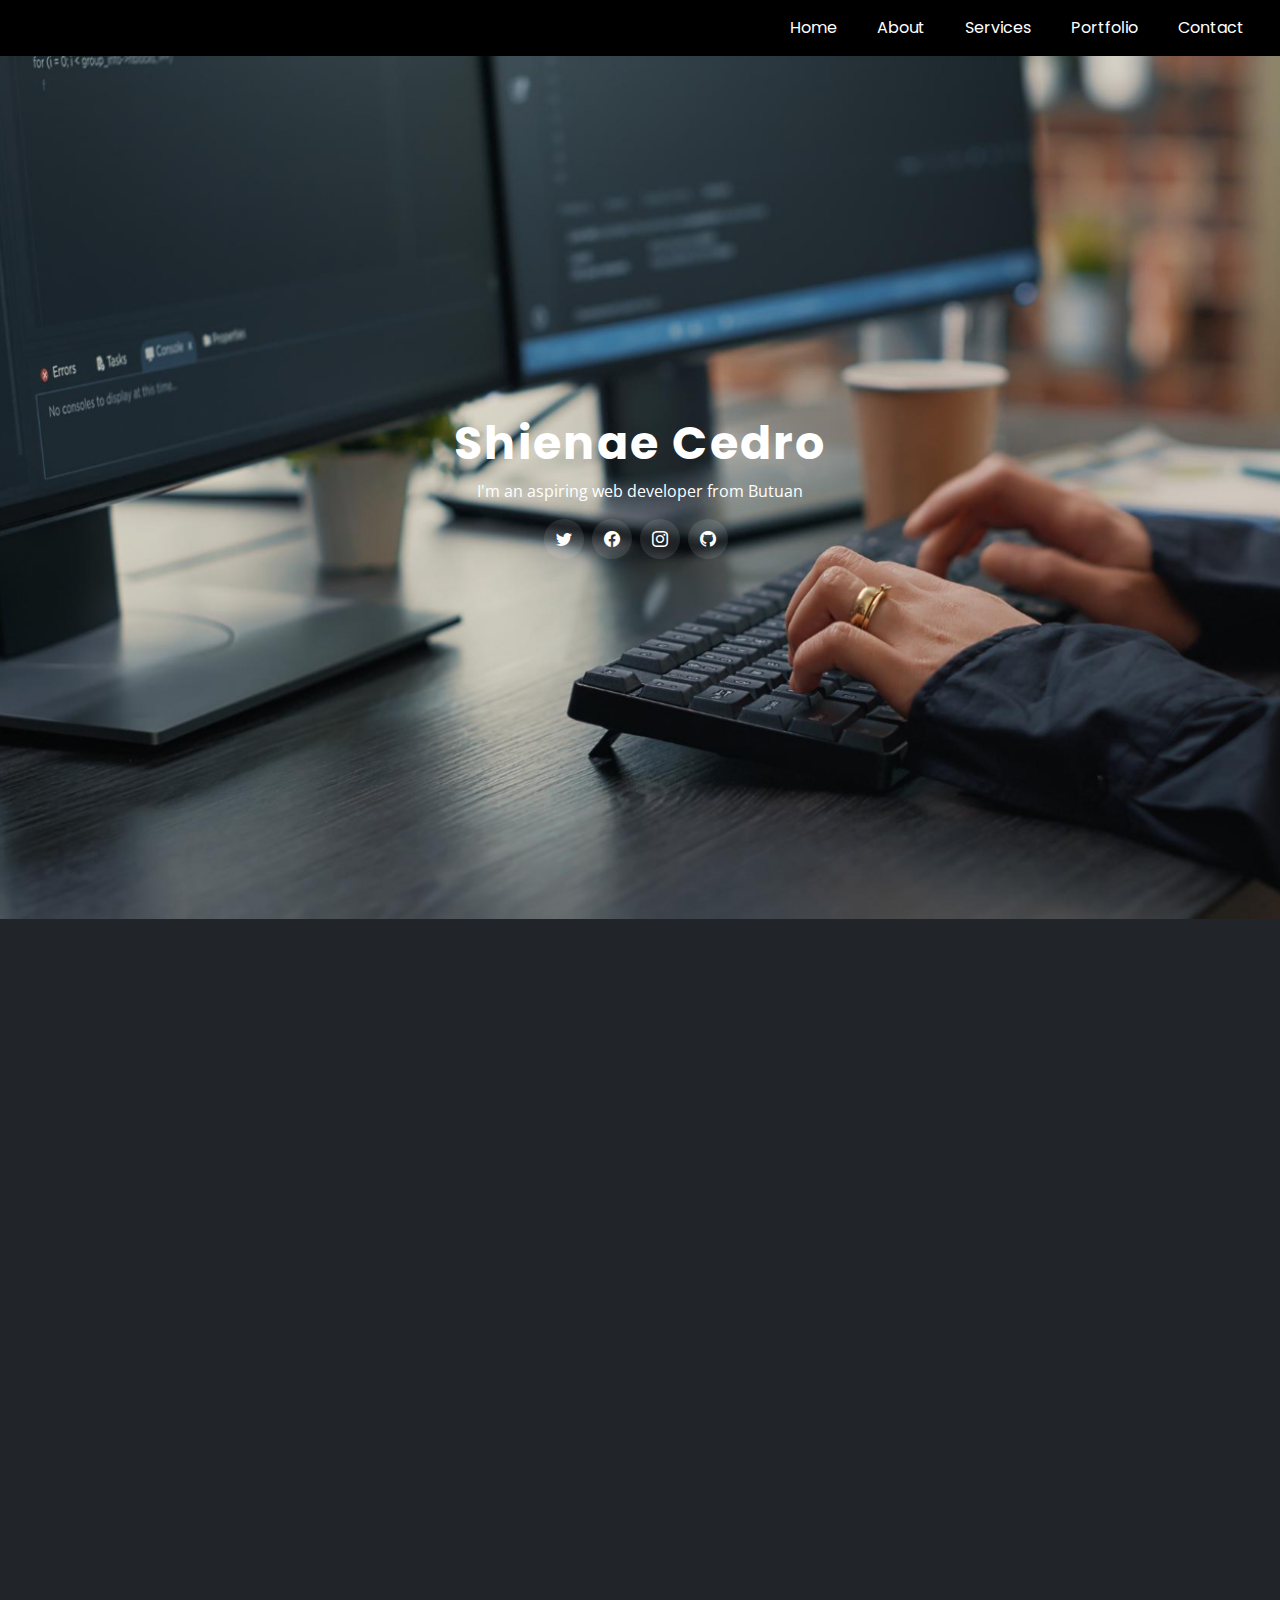
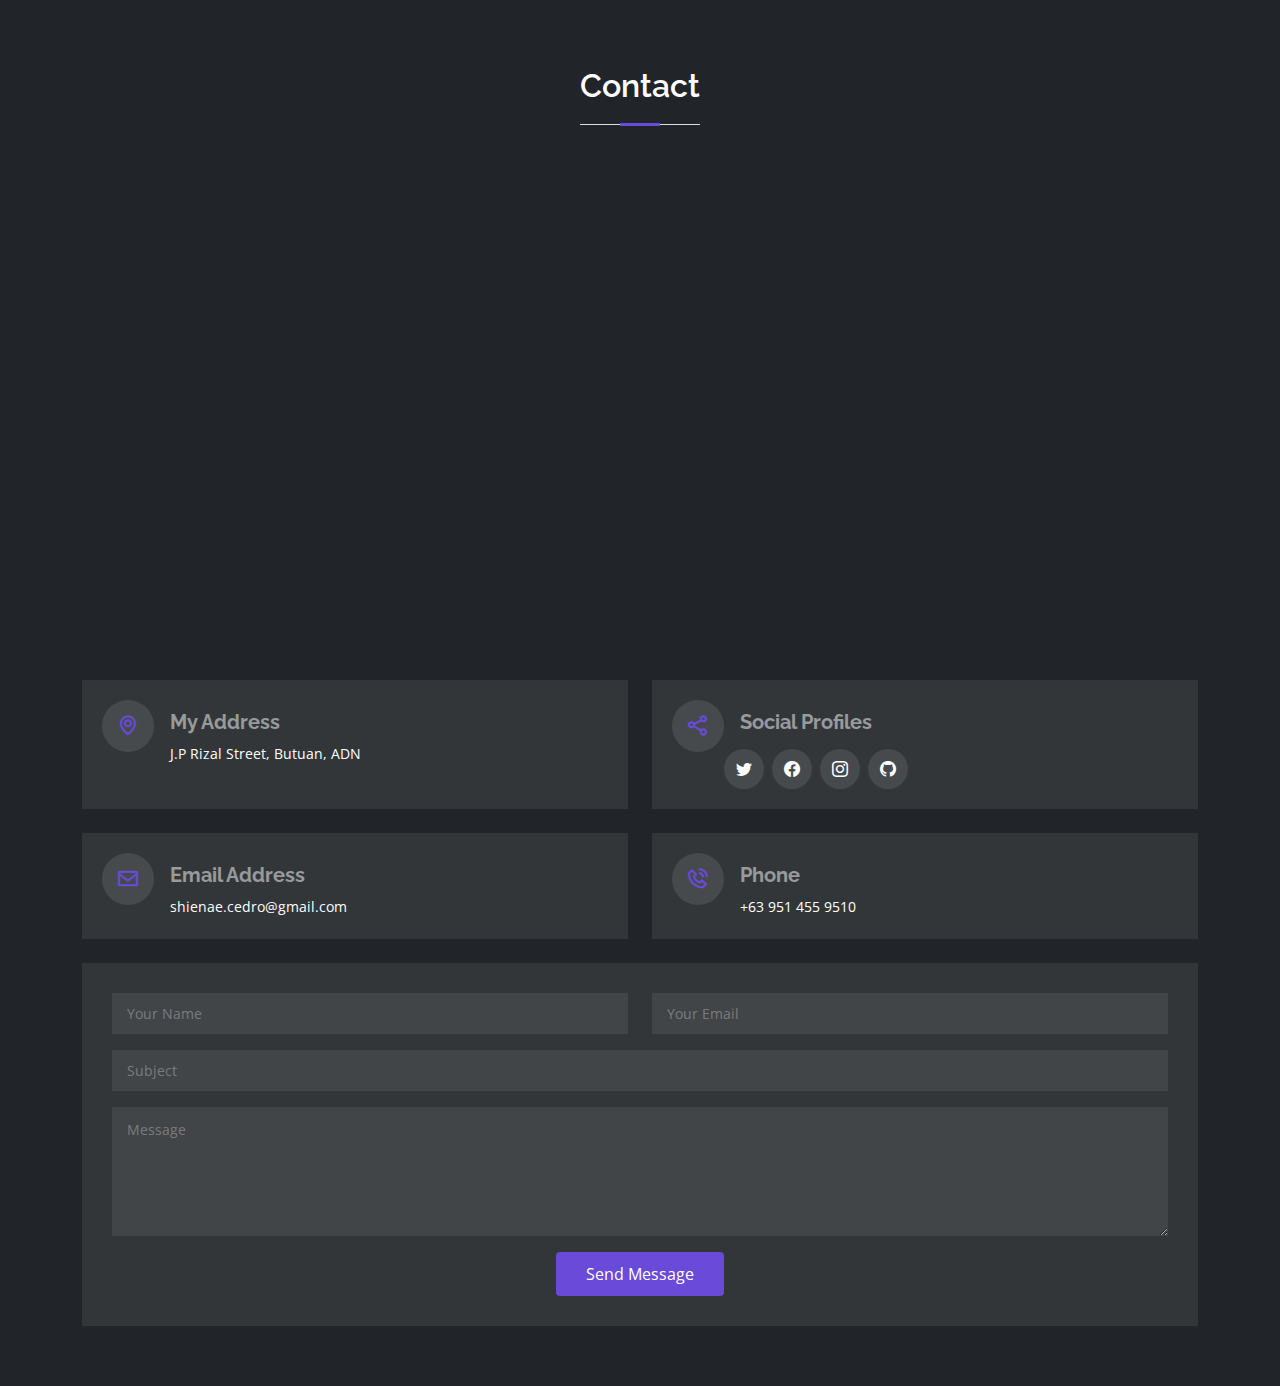
<file: index.html>
<!DOCTYPE html>
<html lang="en">

<head>
  <meta charset="utf-8">
  <meta content="width=device-width, initial-scale=1.0" name="viewport">

  <title>Shienae Cedro</title>
  <meta content="" name="description">
  <meta content="" name="keywords">

  <!-- Favicons -->
  <link href="assets/img/favicon.png" rel="icon">
  <link href="assets/img/apple-touch-icon.png" rel="apple-touch-icon">

  <!-- Google Fonts -->
  <link href="https://fonts.googleapis.com/css?family=Open+Sans:300,300i,400,400i,600,600i,700,700i|Raleway:300,300i,400,400i,500,500i,600,600i,700,700i|Poppins:300,300i,400,400i,500,500i,600,600i,700,700i" rel="stylesheet">

  <!-- Vendor CSS Files -->
  <link href="assets/vendor/bootstrap/css/bootstrap.min.css" rel="stylesheet">
  <link href="assets/vendor/bootstrap-icons/bootstrap-icons.css" rel="stylesheet">
  <link href="assets/vendor/boxicons/css/boxicons.min.css" rel="stylesheet">
  <link href="assets/vendor/glightbox/css/glightbox.min.css" rel="stylesheet">
  <link href="assets/vendor/remixicon/remixicon.css" rel="stylesheet">
  <link href="assets/vendor/swiper/swiper-bundle.min.css" rel="stylesheet">
  <link rel="stylesheet" href="https://unpkg.com/aos@next/dist/aos.css" />

  <!-- Template Main CSS File -->
  <link href="assets/css/style.css" rel="stylesheet">
  <link rel="stylesheet" href="assets/css/custom.css">

  <!-- =======================================================
  * Template Name: Personal
  * Updated: Sep 18 2023 with Bootstrap v5.3.2
  * Template URL: https://bootstrapmade.com/personal-free-resume-bootstrap-template/
  * Author: BootstrapMade.com
  * License: https://bootstrapmade.com/license/
  ======================================================== -->
</head>

<body>

  <nav class="navbar sticky-lg-top navbar-expand-lg">
    <div class="container-fluid">
      <!--<a class="navbar-brand ms-3" href="#home">Shienae Cedro</a>-->
      <button class="navbar-toggler" type="button" data-bs-toggle="collapse" data-bs-target="#navbarNav" aria-controls="navbarNav" aria-expanded="false" aria-label="Toggle navigation">
        <span class="navbar-toggler-icon"></span>
      </button>
      <div class="collapse navbar-collapse" id="navbarNav">
        <ul class="navbar-nav ms-auto me-3">
          <li class="nav-item">
            <a class="nav-link scrollto active me-4" aria-current="page" href="#home">Home</a>
          </li>
          <li class="nav-item me-4">
            <a class="nav-link scrollto" href="#about">About</a>
          </li>
          <li class="nav-item me-4">
            <a class="nav-link scrollto" href="#skills">Services</a>
          </li>
          <li class="nav-item me-4">
            <a class="nav-link scrollto" href="#portfolio">Portfolio</a>
          </li>
          <li class="nav-item">
            <a class="nav-link scrollto" href="#contact">Contact</a>
          </li>
        </ul>
      </div>
    </div>
  </nav>
  
  <div id="home" class="home container-fluid pt-5 pb-5">
    <br/>
    <br/>
    <br/>
    <br/>
    <br/>
    <div id="home-content" class="row">
      <div class="col">
        <br/>
        <br/>
        <br/>
        <br/>
        <br/>
        <br/>
        <br/>
        <br/>
        <h2 class="title">Shienae Cedro</h2>
        <p class="desc">I'm an aspiring web developer from Butuan</p>
        <div class="social-links justify-content-center">
          <a href="https://twitter.com/shienni_" class="twitter"><i class="bi bi-twitter"></i></a>
          <a href="https://www.facebook.com/shienaecedro" class="facebook"><i class="bi bi-facebook"></i></a>
          <a href="https://www.instagram.com/shiennii/" class="instagram"><i class="bi bi-instagram"></i></a>
          <a href="https://github.com/shienni" class="github"><i class="bi bi-github"></i></a>
        </div>
      </div>
    </div>
    <br/>
    <br/>
    <br/>
    <br/>
    <br/>
    <br/>
    <br/>
    <br/>
    <br/>
    <br/>
    <br/>
    <br/>
    <br/>

  </div>
  
  <section id="about" class="about-me bg-dark">

    <!-- ======= About Me ======= -->
    <div data-aos="fade-down" class="about-me container my-5" >

      <div class="section-title">
        <h2>About</h2>
      </div>
  
      <div class="row">
        <div class="col-lg-4" data-aos="fade-down">
          <img data-aos="fade-down" src="assets/img/me.jpg" class="img-fluid" alt="">
        </div>
        <div data-aos="fade-down" class="col-lg-8 pt-4 pt-lg-0 content">
          <h3>Web Developer</h3>
          <br/>

          <div class="row">
            <div class="col-lg-6">
              <ul>
                <li><i class="bi bi-chevron-right"></i> <strong>Birthday:</strong> <span>31 January 2002</span></li>
                <li><i class="bi bi-chevron-right"></i> <strong>Phone:</strong> <span>+63 951 455 9510</span></li>
                <li><i class="bi bi-chevron-right"></i> <strong>City:</strong> <span>Butuan, PH</span></li>
              </ul>
            </div>
            <div class="col-lg-6">
              <ul>
                <li><i class="bi bi-chevron-right"></i> <strong>Education:</strong> <span>BS in Information Technology (on-going)</span></li>
                <li><i class="bi bi-chevron-right"></i> <strong>Email:</strong> <span>shienae.cedro@gmail.com</span></li>
                <li><i class="bi bi-chevron-right"></i> <strong>Freelance:</strong> <span>Available</span></li>
              </ul>
            </div>
          </div>
          <br/>
          <p>
            My academic journey has provided me a strong grasp of programming fundamentals and have honed my skills in various programming languages. Moreover, my studies have sparked a profound interest in the dynamic and ever-evolving field of web development. I am eager to apply my knowledge and skills to create engaging and innovative online experiences.
          </p>
          <div class="text-sm-start m-top-50">
            <a href="assets/files/Cedro_CV.docx" download>
              <button type="button" class="btn btn-primary">Download CV</button>
            </a>
        </div>
        </div>
      </div>
      <br/>
    </section>

  <!-- End About Section -->

  <section id="skills" class="skills bg-dark">
    <div data-aos="fade-down" class="container">
      <br/>
      <br/>
      <br/>

      <div class="section-title">
        <h2>What I Do</h2>
      </div>

      <div class="row">
        <div class="col-lg-4 col-md-6 d-flex align-items-stretch">
          <div data-aos="fade-down" data-aos-delay="50" class="icon-box">
            <div class="icon"><i class="bx bxl-html5"></i></div>
            <h4><a href="">Web Development</a></h4>
            <p>I am knowledgeable in HTML, CSS, and JavaScript, and I am adept at utilizing Bootstrap as front-end framework, and Django for back-end framework</p>
          </div>
        </div>

        <div class="col-lg-4 col-md-6 d-flex align-items-stretch mt-4 mt-md-0">
          <div data-aos="fade-down" data-aos-delay="500" class="icon-box">
            <div class="icon"><i class="bx bx-desktop"></i></div>
            <h4><a href="">UI/UX Design</a></h4>
            <p>I am knowledgeable and experienced in using Figma to design user interfaces</p>
          </div>
        </div>

        <div class="col-lg-4 col-md-6 d-flex align-items-stretch mt-4 mt-lg-0">
          <div data-aos="fade-down" data-aos-delay="1000" class="icon-box">
            <div class="icon"><i class="bx bx-code"></i></div>
            <h4><a href=""></a>Programming</h4>
            <p>I have a balanced proficiency in using Java, Python, and C for application development. This involves efficient coding, algorithm implementation, and tackling diverse challenges</p>
          </div>
        </div>

      </div>

    </div>
    <br/>
    <br/>
    <br/>
    <br/>
  </section>

  <!-- ======= Portfolio Section ======= -->
  <section id="portfolio" class="portfolio bg-dark">
    <div data-aos="fade-down" class="container">
      <br/>
      <br/>
      <div class="section-title">
        <h2>Portfolio</h2>
      </div>

      <div class="row">
        <div class="col-lg-12 d-flex justify-content-center">
          <ul id="portfolio-flters">
            <li data-filter="*" class="filter-active">All</li>
            <li data-filter=".filter-web">Web</li>
            <li data-filter=".filter-app">App</li>
          </ul>
        </div>
      </div>

      <div data-aos="fade-down"  class="row portfolio-container">

        <div class="col-lg-4 col-md-6 portfolio-item filter-web">
          <div class="portfolio-wrap">
            <img src="assets/img/portfolio/p1.png" class="img-fluid" alt="">
            <div class="portfolio-info">
              <h4>QUESTDO</h4>
              <p>UI/UX Design</p>
              <div class="portfolio-links">
                <a href="assets/img/portfolio/p1.png" data-gallery="portfolioGallery" class="portfolio-lightbox" title="Web 3"><i class="bx bx-plus"></i></a>
                <a href="portfolio-details.html" data-gallery="portfolioDetailsGallery" data-glightbox="type: external" class="portfolio-details-lightbox" title="Portfolio Details"><i class="bx bx-link"></i></a>
              </div>
            </div>
          </div>
        </div>

        <div class="col-lg-4 col-md-6 portfolio-item filter-web">
          <div class="portfolio-wrap">
            <img src="assets/img/portfolio/p4.png" class="img-fluid" alt="">
            <div class="portfolio-info">
              <h4>Library Management System</h4>
              <p>UI/UX Design</p>
              <div class="portfolio-links">
                <a href="assets/img/portfolio/p4.png" data-gallery="portfolioGallery" class="portfolio-lightbox" title="Web 2"><i class="bx bx-plus"></i></a>
                <a href="portfolio-details2.html" data-gallery="portfolioDetailsGallery" data-glightbox="type: external" class="portfolio-details-lightbox" title="Portfolio Details"><i class="bx bx-link"></i></a>
              </div>
            </div>
          </div>
        </div>

        <div class="col-lg-4 col-md-6 portfolio-item filter-web">
          <div class="portfolio-wrap">
            <img src="assets/img/portfolio/p7.png" class="img-fluid" alt="">
            <div class="portfolio-info">
              <h4>Library Management System</h4>
              <p>Web Application</p>
              <div class="portfolio-links">
                <a href="assets/img/portfolio/p7.png" data-gallery="portfolioGallery" class="portfolio-lightbox" title="Web 2"><i class="bx bx-plus"></i></a>
                <a href="portfolio-details3.html" data-gallery="portfolioDetailsGallery" data-glightbox="type: external" class="portfolio-details-lightbox" title="Portfolio Details"><i class="bx bx-link"></i></a>
              </div>
            </div>
          </div>
        </div>

      </div>

    </div>
    <br/>
    <br/>
  </section><!-- End Portfolio Section -->

  <!-- ======= Contact Section ======= -->
  <section id="contact" class="contact bg-dark">
    <div class="container">
      <br/>
      <br/>
      <div class="section-title">
        <h2>Contact</h2>
      </div>

      <div class="row mt-2">
        <div class="col-lg-6-md-6 mb-3 px-4">
          <iframe class="w-100 rounded mb-4"src="https://www.google.com/maps/embed?pb=!1m18!1m12!1m3!1d3941.147159556431!2d125.59318287469898!3d8.958584691099968!2m3!1f0!2f0!3f0!3m2!1i1024!2i768!4f13.1!3m3!1m2!1s0x3301eac565a4abe5%3A0x87859279e2e3f66a!2sCaraga%20State%20University!5e0!3m2!1sen!2sph!4v1697006205302!5m2!1sen!2sph" width="600" height="450" style="border:0;" allowfullscreen="" loading="lazy" referrerpolicy="no-referrer-when-downgrade">
          </iframe>
        </div>

        <div class="col-md-6 d-flex align-items-stretch">
          <div class="info-box">
            <i class="bx bx-map"></i>
            <h3>My Address</h3>
            <p>J.P Rizal Street, Butuan, ADN</p>
          </div>
        </div>

        <div class="col-md-6 mt-4 mt-md-0 d-flex align-items-stretch">
          <div class="info-box">
            <i class="bx bx-share-alt"></i>
            <h3>Social Profiles</h3>
            <div class="social-links-1">
              <a href="https://twitter.com/shienni_" class="twitter"><i class="bi bi-twitter"></i></a>
          <a href="https://www.facebook.com/shienaecedro" class="facebook"><i class="bi bi-facebook"></i></a>
          <a href="https://www.instagram.com/shiennii/" class="instagram"><i class="bi bi-instagram"></i></a>
          <a href="https://github.com/shienni" class="github"><i class="bi bi-github"></i></a>
            </div>
          </div>
        </div>

        <div class="col-md-6 mt-4 d-flex align-items-stretch">
          <div class="info-box">
            <i class="bx bx-envelope"></i>
            <h3>Email Address</h3>
            <p>shienae.cedro@gmail.com</p>
          </div>
        </div>
        <div class="col-md-6 mt-4 d-flex align-items-stretch">
          <div class="info-box">
            <i class="bx bx-phone-call"></i>
            <h3>Phone</h3>
            <p>+63 951 455 9510</p>
          </div>
        </div>
      </div>

      <form action="forms/contact.php" method="post" role="form" class="php-email-form mt-4">
        <div class="row">
          <div class="col-md-6 form-group">
            <input type="text" name="name" class="form-control" id="name" placeholder="Your Name" required>
          </div>
          <div class="col-md-6 form-group mt-3 mt-md-0">
            <input type="email" class="form-control" name="email" id="email" placeholder="Your Email" required>
          </div>
        </div>
        <div class="form-group mt-3">
          <input type="text" class="form-control" name="subject" id="subject" placeholder="Subject" required>
        </div>
        <div class="form-group mt-3">
          <textarea class="form-control" name="message" rows="5" placeholder="Message" required></textarea>
        </div>
        <div class="my-3">
          <div class="loading">Loading</div>
          <div class="error-message"></div>
          <div class="sent-message">Your message has been sent. Thank you!</div>
        </div>
        <div class="text-center"><button type="submit">Send Message</button></div>
      </form>

    </div>
  </section><!-- End Contact Section -->

  <!-- Vendor JS Files -->
  <script src="assets/vendor/purecounter/purecounter_vanilla.js"></script>
  <script src="assets/vendor/bootstrap/js/bootstrap.bundle.min.js"></script>
  <script src="assets/vendor/glightbox/js/glightbox.min.js"></script>
  <script src="assets/vendor/isotope-layout/isotope.pkgd.min.js"></script>
  <script src="assets/vendor/swiper/swiper-bundle.min.js"></script>
  <script src="assets/vendor/waypoints/noframework.waypoints.js"></script>
  <script src="assets/vendor/php-email-form/validate.js"></script>

  <!-- Template Main JS File -->
  <script src="assets/js/main.js"></script>
  <script src="https://unpkg.com/aos@next/dist/aos.js"></script>
  <script>
    AOS.init({
      offset: 400,
      duration: 900
    });
  </script>


</body>
</html>
</file>
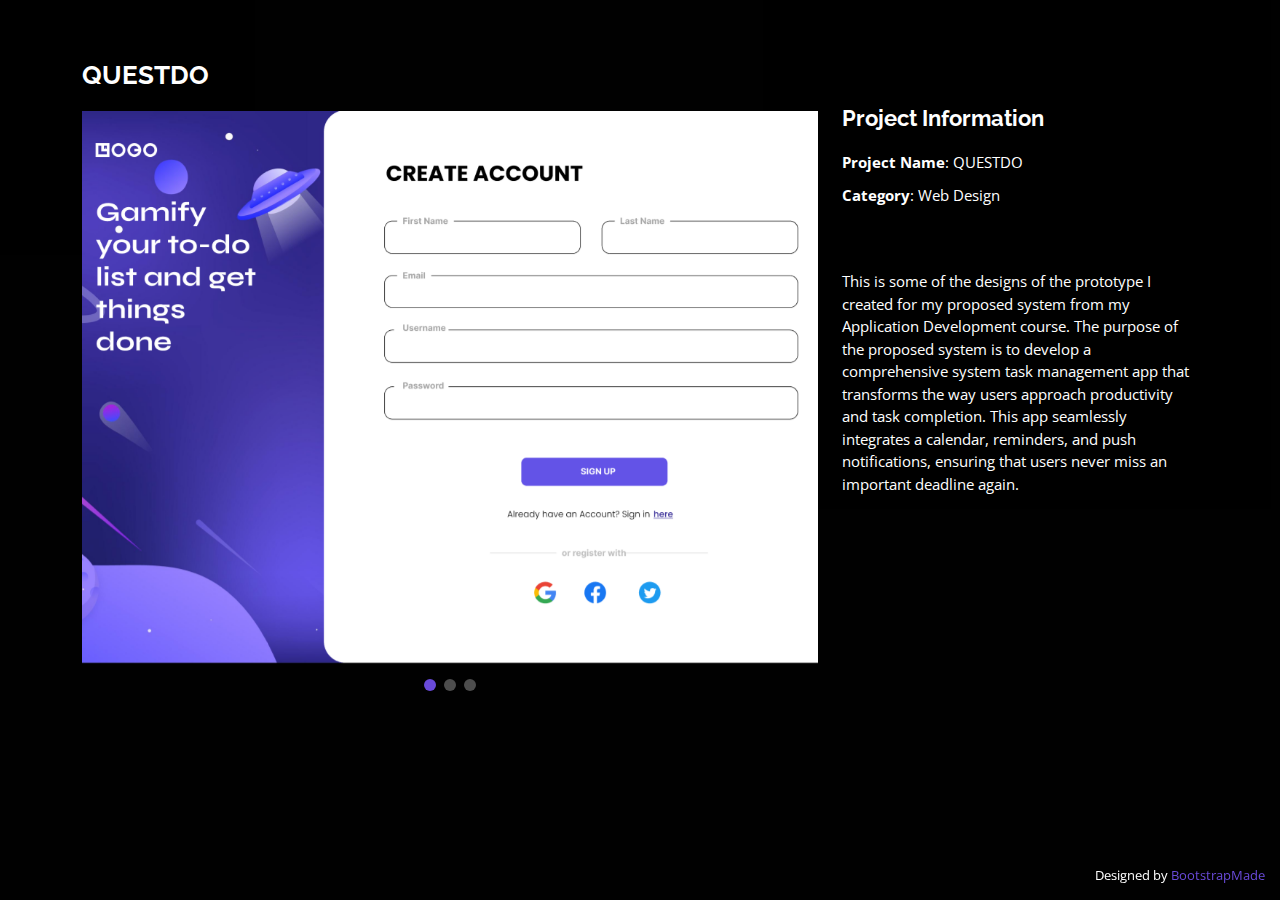
<file: portfolio-details.html>
<!DOCTYPE html>
<html lang="en">
  <head>
    <meta charset="utf-8" />
    <meta content="width=device-width, initial-scale=1.0" name="viewport" />

    <title>Portfolio Details - Personal Bootstrap Template</title>
    <meta content="" name="description" />
    <meta content="" name="keywords" />

    <!-- Favicons -->
    <link href="assets/img/favicon.png" rel="icon" />
    <link href="assets/img/apple-touch-icon.png" rel="apple-touch-icon" />

    <!-- Google Fonts -->
    <link
      href="https://fonts.googleapis.com/css?family=Open+Sans:300,300i,400,400i,600,600i,700,700i|Raleway:300,300i,400,400i,500,500i,600,600i,700,700i|Poppins:300,300i,400,400i,500,500i,600,600i,700,700i"
      rel="stylesheet" />

    <!-- Vendor CSS Files -->
    <link
      href="assets/vendor/bootstrap/css/bootstrap.min.css"
      rel="stylesheet" />
    <link
      href="assets/vendor/bootstrap-icons/bootstrap-icons.css"
      rel="stylesheet" />
    <link href="assets/vendor/boxicons/css/boxicons.min.css" rel="stylesheet" />
    <link
      href="assets/vendor/glightbox/css/glightbox.min.css"
      rel="stylesheet" />
    <link href="assets/vendor/remixicon/remixicon.css" rel="stylesheet" />
    <link href="assets/vendor/swiper/swiper-bundle.min.css" rel="stylesheet" />

    <!-- Template Main CSS File -->
    <link href="assets/css/style.css" rel="stylesheet" />

    <!-- =======================================================
  * Template Name: Personal
  * Updated: Sep 18 2023 with Bootstrap v5.3.2
  * Template URL: https://bootstrapmade.com/personal-free-resume-bootstrap-template/
  * Author: BootstrapMade.com
  * License: https://bootstrapmade.com/license/
  ======================================================== -->
  </head>

  <body>
    <main id="main">
      <!-- ======= Portfolio Details ======= -->
      <div id="portfolio-details" class="portfolio-details">
        <div class="container">
          <div class="row">
            <div class="col-lg-8">
              <h2 class="portfolio-title">QUESTDO</h2>

              <div class="portfolio-details-slider swiper">
                <div class="swiper-wrapper align-items-center">
                  <div class="swiper-slide">
                    <img src="assets/img/portfolio/p1.png" class="img-fluid" />
                  </div>

                  <div class="swiper-slide">
                    <img src="assets/img/portfolio/p2.png" class="img-fluid" />
                  </div>

                  <div class="swiper-slide">
                    <img src="assets/img/portfolio/p3.png" class="img-fluid" />
                  </div>
                </div>
                <div class="swiper-pagination"></div>
              </div>
            </div>

            <div class="col-lg-4 portfolio-info">
              <h3><strong>Project Information</strong></h3>
              <ul>
                <li><strong>Project Name</strong>: QUESTDO</li>
                <li><strong>Category</strong>: Web Design</li>
              </ul>

              <p class="py-lg-5">
                This is some of the designs of the prototype I created for my
                proposed system from my Application Development course. The
                purpose of the proposed system is to develop a comprehensive
                system task management app that transforms the way users
                approach productivity and task completion. This app seamlessly
                integrates a calendar, reminders, and push notifications,
                ensuring that users never miss an important deadline again.
              </p>
            </div>
          </div>
        </div>
      </div>

      <!-- End Portfolio Details -->
    </main>
    <!-- End #main -->

    <div class="credits">
      <!-- All the links in the footer should remain intact. -->
      <!-- You can delete the links only if you purchased the pro version. -->
      <!-- Licensing information: https://bootstrapmade.com/license/ -->
      <!-- Purchase the pro version with working PHP/AJAX contact form: https://bootstrapmade.com/personal-free-resume-bootstrap-template/ -->
      Designed by <a href="https://bootstrapmade.com/">BootstrapMade</a>
    </div>

    <!-- Vendor JS Files -->
    <script src="assets/vendor/purecounter/purecounter_vanilla.js"></script>
    <script src="assets/vendor/bootstrap/js/bootstrap.bundle.min.js"></script>
    <script src="assets/vendor/glightbox/js/glightbox.min.js"></script>
    <script src="assets/vendor/isotope-layout/isotope.pkgd.min.js"></script>
    <script src="assets/vendor/swiper/swiper-bundle.min.js"></script>
    <script src="assets/vendor/waypoints/noframework.waypoints.js"></script>
    <script src="assets/vendor/php-email-form/validate.js"></script>

    <!-- Template Main JS File -->
    <script src="assets/js/main.js"></script>
  </body>
</html>
</file>
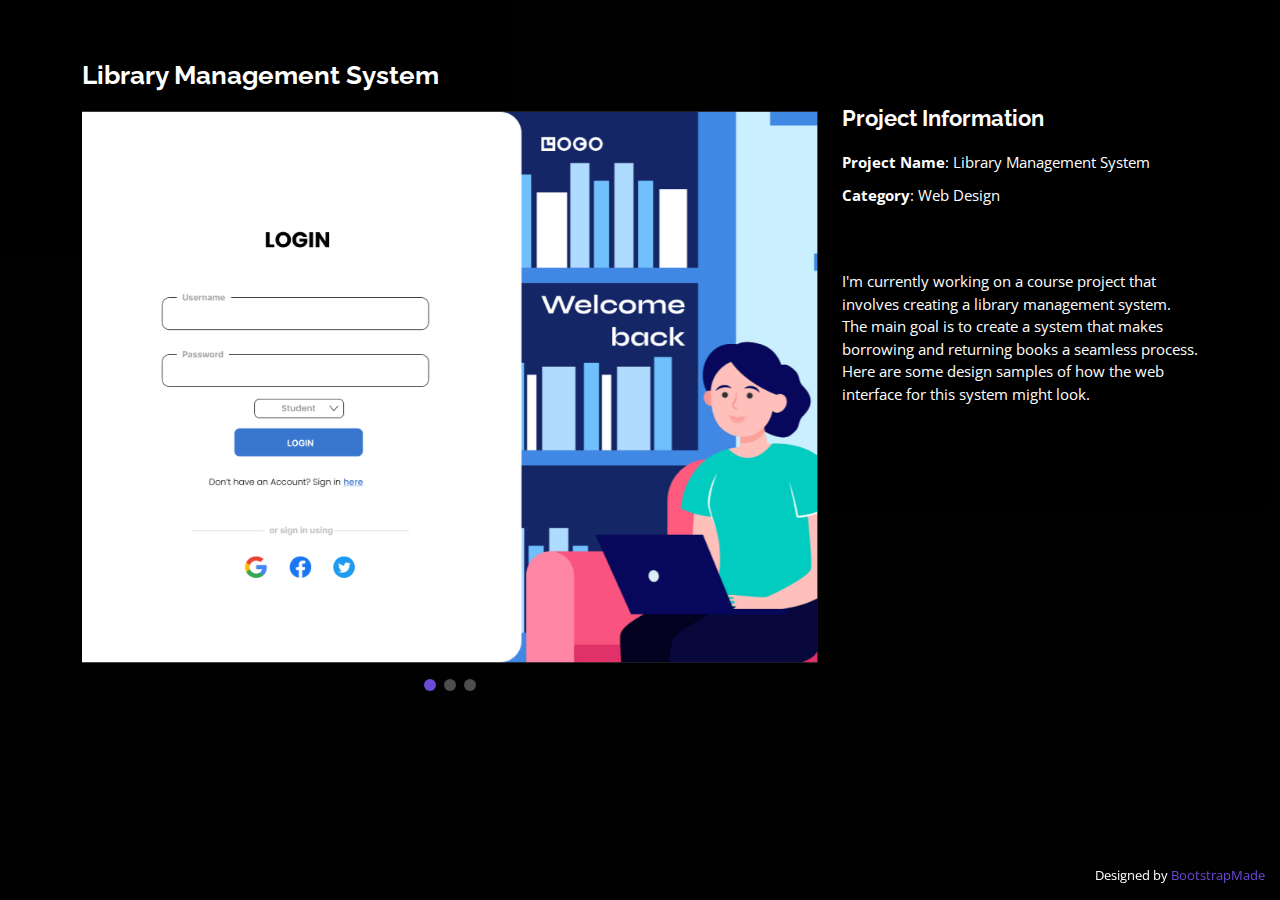
<file: portfolio-details2.html>
<!DOCTYPE html>
<html lang="en">
  <head>
    <meta charset="utf-8" />
    <meta content="width=device-width, initial-scale=1.0" name="viewport" />

    <title>Portfolio Details - Personal Bootstrap Template</title>
    <meta content="" name="description" />
    <meta content="" name="keywords" />

    <!-- Favicons -->
    <link href="assets/img/favicon.png" rel="icon" />
    <link href="assets/img/apple-touch-icon.png" rel="apple-touch-icon" />

    <!-- Google Fonts -->
    <link
      href="https://fonts.googleapis.com/css?family=Open+Sans:300,300i,400,400i,600,600i,700,700i|Raleway:300,300i,400,400i,500,500i,600,600i,700,700i|Poppins:300,300i,400,400i,500,500i,600,600i,700,700i"
      rel="stylesheet" />

    <!-- Vendor CSS Files -->
    <link
      href="assets/vendor/bootstrap/css/bootstrap.min.css"
      rel="stylesheet" />
    <link
      href="assets/vendor/bootstrap-icons/bootstrap-icons.css"
      rel="stylesheet" />
    <link href="assets/vendor/boxicons/css/boxicons.min.css" rel="stylesheet" />
    <link
      href="assets/vendor/glightbox/css/glightbox.min.css"
      rel="stylesheet" />
    <link href="assets/vendor/remixicon/remixicon.css" rel="stylesheet" />
    <link href="assets/vendor/swiper/swiper-bundle.min.css" rel="stylesheet" />

    <!-- Template Main CSS File -->
    <link href="assets/css/style.css" rel="stylesheet" />

    <!-- =======================================================
  * Template Name: Personal
  * Updated: Sep 18 2023 with Bootstrap v5.3.2
  * Template URL: https://bootstrapmade.com/personal-free-resume-bootstrap-template/
  * Author: BootstrapMade.com
  * License: https://bootstrapmade.com/license/
  ======================================================== -->
  </head>

  <body>
    <main id="main">
      <!-- ======= Portfolio Details ======= -->
      <div id="portfolio-details" class="portfolio-details">
        <div class="container">
          <div class="row">
            <div class="col-lg-8">
              <h2 class="portfolio-title">Library Management System</h2>

              <div class="portfolio-details-slider swiper">
                <div class="swiper-wrapper align-items-center">
                  <div class="swiper-slide">
                    <img src="assets/img/portfolio/p4.png" class="img-fluid" />
                  </div>

                  <div class="swiper-slide">
                    <img src="assets/img/portfolio/p5.png" class="img-fluid" />
                  </div>

                  <div class="swiper-slide">
                    <img src="assets/img/portfolio/p6.png" class="img-fluid" />
                  </div>
                </div>
                <div class="swiper-pagination"></div>
              </div>
            </div>

            <div class="col-lg-4 portfolio-info">
              <h3><strong>Project Information</strong></h3>
              <ul>
                <li>
                  <strong>Project Name</strong>: Library Management System
                </li>
                <li><strong>Category</strong>: Web Design</li>
              </ul>

              <p class="py-lg-5">
                I'm currently working on a course project that involves creating
                a library management system. The main goal is to create a system
                that makes borrowing and returning books a seamless process.
                Here are some design samples of how the web interface for this
                system might look.
              </p>
            </div>
          </div>
        </div>
      </div>

      <!-- End Portfolio Details -->
    </main>
    <!-- End #main -->

    <div class="credits">
      <!-- All the links in the footer should remain intact. -->
      <!-- You can delete the links only if you purchased the pro version. -->
      <!-- Licensing information: https://bootstrapmade.com/license/ -->
      <!-- Purchase the pro version with working PHP/AJAX contact form: https://bootstrapmade.com/personal-free-resume-bootstrap-template/ -->
      Designed by <a href="https://bootstrapmade.com/">BootstrapMade</a>
    </div>

    <!-- Vendor JS Files -->
    <script src="assets/vendor/purecounter/purecounter_vanilla.js"></script>
    <script src="assets/vendor/bootstrap/js/bootstrap.bundle.min.js"></script>
    <script src="assets/vendor/glightbox/js/glightbox.min.js"></script>
    <script src="assets/vendor/isotope-layout/isotope.pkgd.min.js"></script>
    <script src="assets/vendor/swiper/swiper-bundle.min.js"></script>
    <script src="assets/vendor/waypoints/noframework.waypoints.js"></script>
    <script src="assets/vendor/php-email-form/validate.js"></script>

    <!-- Template Main JS File -->
    <script src="assets/js/main.js"></script>
  </body>
</html>
</file>
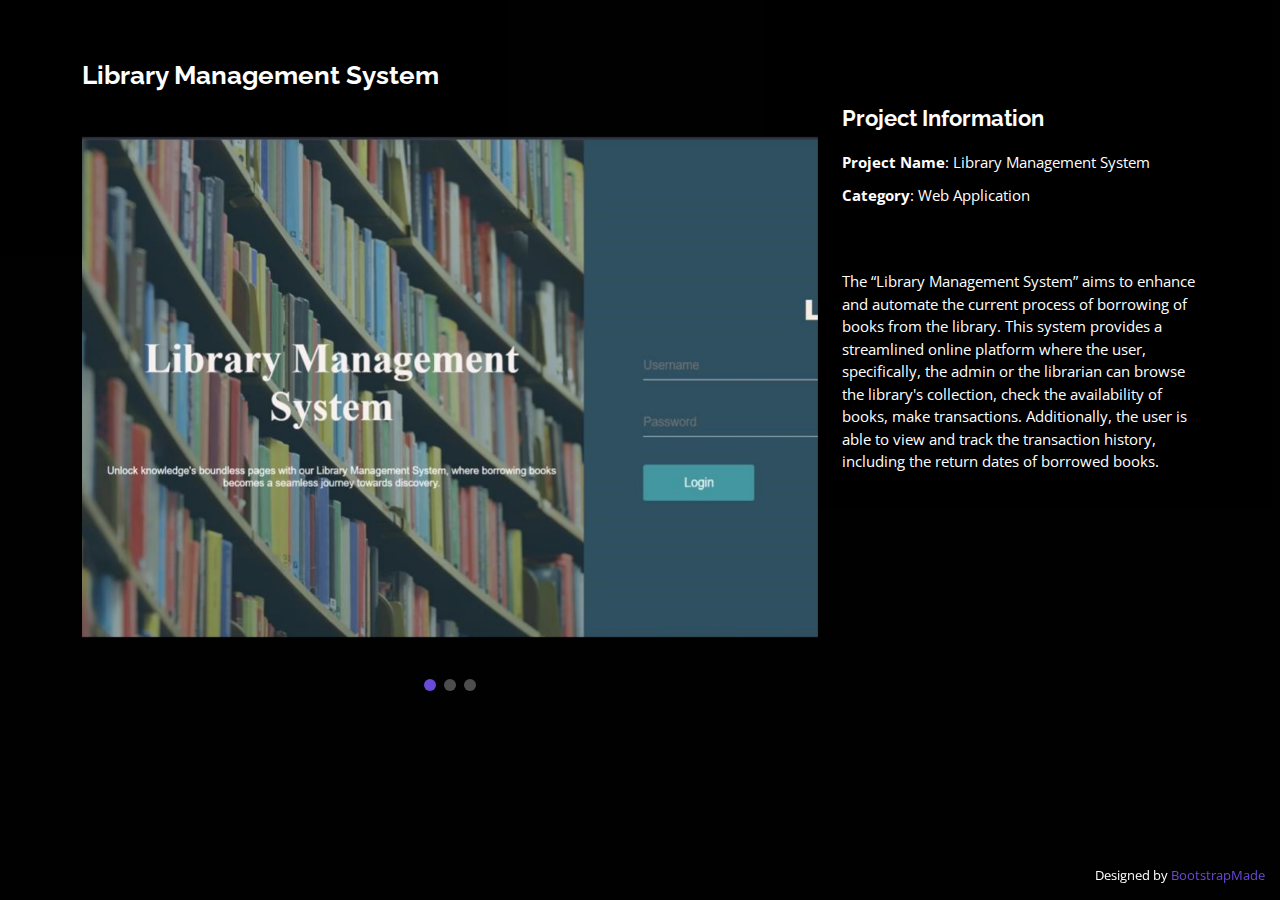
<file: portfolio-details3.html>
<!DOCTYPE html>
<html lang="en">
  <head>
    <meta charset="utf-8" />
    <meta content="width=device-width, initial-scale=1.0" name="viewport" />

    <title>Portfolio Details - Personal Bootstrap Template</title>
    <meta content="" name="description" />
    <meta content="" name="keywords" />

    <!-- Favicons -->
    <link href="assets/img/favicon.png" rel="icon" />
    <link href="assets/img/apple-touch-icon.png" rel="apple-touch-icon" />

    <!-- Google Fonts -->
    <link
      href="https://fonts.googleapis.com/css?family=Open+Sans:300,300i,400,400i,600,600i,700,700i|Raleway:300,300i,400,400i,500,500i,600,600i,700,700i|Poppins:300,300i,400,400i,500,500i,600,600i,700,700i"
      rel="stylesheet" />

    <!-- Vendor CSS Files -->
    <link
      href="assets/vendor/bootstrap/css/bootstrap.min.css"
      rel="stylesheet" />
    <link
      href="assets/vendor/bootstrap-icons/bootstrap-icons.css"
      rel="stylesheet" />
    <link href="assets/vendor/boxicons/css/boxicons.min.css" rel="stylesheet" />
    <link
      href="assets/vendor/glightbox/css/glightbox.min.css"
      rel="stylesheet" />
    <link href="assets/vendor/remixicon/remixicon.css" rel="stylesheet" />
    <link href="assets/vendor/swiper/swiper-bundle.min.css" rel="stylesheet" />

    <!-- Template Main CSS File -->
    <link href="assets/css/style.css" rel="stylesheet" />

    <!-- =======================================================
  * Template Name: Personal
  * Updated: Sep 18 2023 with Bootstrap v5.3.2
  * Template URL: https://bootstrapmade.com/personal-free-resume-bootstrap-template/
  * Author: BootstrapMade.com
  * License: https://bootstrapmade.com/license/
  ======================================================== -->
  </head>

  <body>
    <main id="main">
      <!-- ======= Portfolio Details ======= -->
      <div id="portfolio-details" class="portfolio-details">
        <div class="container">
          <div class="row">
            <div class="col-lg-8">
              <h2 class="portfolio-title">Library Management System</h2>

              <div class="portfolio-details-slider swiper">
                <div class="swiper-wrapper align-items-center">
                  <div class="swiper-slide">
                    <img src="assets/img/portfolio/p7.png" class="img-fluid" />
                  </div>

                  <div class="swiper-slide">
                    <img src="assets/img/portfolio/p8.png" class="img-fluid" />
                  </div>

                  <div class="swiper-slide">
                    <img src="assets/img/portfolio/p9.png" class="img-fluid" />
                  </div>
                </div>
                <div class="swiper-pagination"></div>
              </div>
            </div>

            <div class="col-lg-4 portfolio-info">
              <h3><strong>Project Information</strong></h3>
              <ul>
                <li>
                  <strong>Project Name</strong>: Library Management System
                </li>
                <li><strong>Category</strong>: Web Application</li>
              </ul>

              <p class="py-lg-5">
                The “Library Management System” aims to enhance and automate the
                current process of borrowing of books from the library. This
                system provides a streamlined online platform where the user,
                specifically, the admin or the librarian can browse the
                library's collection, check the availability of books, make
                transactions. Additionally, the user is able to view and track
                the transaction history, including the return dates of borrowed
                books.
              </p>
            </div>
          </div>
        </div>
      </div>

      <!-- End Portfolio Details -->
    </main>
    <!-- End #main -->

    <div class="credits">
      <!-- All the links in the footer should remain intact. -->
      <!-- You can delete the links only if you purchased the pro version. -->
      <!-- Licensing information: https://bootstrapmade.com/license/ -->
      <!-- Purchase the pro version with working PHP/AJAX contact form: https://bootstrapmade.com/personal-free-resume-bootstrap-template/ -->
      Designed by <a href="https://bootstrapmade.com/">BootstrapMade</a>
    </div>

    <!-- Vendor JS Files -->
    <script src="assets/vendor/purecounter/purecounter_vanilla.js"></script>
    <script src="assets/vendor/bootstrap/js/bootstrap.bundle.min.js"></script>
    <script src="assets/vendor/glightbox/js/glightbox.min.js"></script>
    <script src="assets/vendor/isotope-layout/isotope.pkgd.min.js"></script>
    <script src="assets/vendor/swiper/swiper-bundle.min.js"></script>
    <script src="assets/vendor/waypoints/noframework.waypoints.js"></script>
    <script src="assets/vendor/php-email-form/validate.js"></script>

    <!-- Template Main JS File -->
    <script src="assets/js/main.js"></script>
  </body>
</html>
</file>
<file: assets/css/custom.css>
.navbar { 
    font-family:"Poppins" !important;
    background: black !important;
    color: white !important;
}
a{
    color: white !important;

}
li a:hover{
    border-bottom: 1px solid !important;
    color: #694AD9 !important;

}
.navbar-brand{
    font-size: 30px;
    font-weight: 1000;
    color: white !important;

}
.title{
    font-size: 39px;
    font-family: "Poppins", sans-serif;
    font-weight: bolder;
}
.title {
    text-align: center;
}
.desc {
    text-align: center;
}
body .home {
  background: url("../img/bg.jpg") center no-repeat !important;
  background-size: cover !important;;
  background: rgba(0, 0, 0, 0.8);
  backdrop-filter: blur(10px);
}
.home h2{
  font-size: 46px;
  letter-spacing: 2px;
  text-shadow: grey;
}
.home p{
  text-shadow: grey;
}


img {
  padding: 0;
  margin: 0;
}
.social-links a {
  font-size: 16px;
  display: flex;
  justify-content: center !important;
  align-items: center !important;
  background: rgba(255, 255, 255, 0.1);
  color: #fff;
  line-height: 1;
  margin-right: 8px;
  border-radius: 50%;
  width: 40px;
  height: 40px;
}
.social-links {
  margin-top: 40px;
  display: flex;
}
.social-links a:hover {
  background:  #694AD9;
}
.social-links {
  margin-top: 15px;
}
.social-links-1 a {
  font-size: 16px;
  display: flex;
  justify-content: center !important;
  align-items: center !important;
  background: rgba(255, 255, 255, 0.1);
  color: #fff;
  line-height: 1;
  margin-right: 8px;
  border-radius: 50%;
  width: 40px;
  height: 40px;
}
.social-links-1 {
  margin-top: 40px;
  display: flex;
}
.social-links-1 a:hover {
  background:  #694AD9;
}
.social-links-1 {
  margin-top: 15px;
}
button{
  background:  #694AD9 !important;
  border-color: #5c3fc6 !important;
}
button:hover{
  background:  #5c3fc6 !important;
}
</file>
<file: assets/css/style.css>
/**
* Template Name: Personal
* Updated: Sep 18 2023 with Bootstrap v5.3.2
* Template URL: https://bootstrapmade.com/personal-free-resume-bootstrap-template/
* Author: BootstrapMade.com
* License: https://bootstrapmade.com/license/
*/

/*--------------------------------------------------------------
# General
--------------------------------------------------------------*/
body {
  font-family: "Open Sans", sans-serif;
  background-color: #040404;
  color: #fff;
  position: relative;
  background: transparent;
}

body::before {
  content: "";
  position: fixed;
  background: #040404;
  background-size: cover;
  left: 0;
  right: 0;
  top: 0;
  height: 100vh;
  z-index: -1;
}

@media (min-width: 1024px) {
  body::before {
    background-attachment: fixed;
  }
}

a {
  color:  #694AD9;
  text-decoration: none;
}

a:hover {
  color: #35e888;
  text-decoration: none;
}

h1,
h2,
h3,
h4,
h5,
h6 {
  font-family: "Raleway", sans-serif;
}

/*--------------------------------------------------------------
# Sections General
--------------------------------------------------------------*/
section {
  padding: 60px 0;
}

.section-bg {
  background-color: #f7fbfe;
}

.section-title {
  text-align: center;
  padding-bottom: 30px;
}

.section-title h2 {
  font-size: 32px;
  font-weight: 600;
  margin-bottom: 20px;
  padding-bottom: 20px;
  position: relative;
}

.section-title h2::before {
  content: "";
  position: absolute;
  display: block;
  width: 120px;
  height: 1px;
  background: #ddd;
  bottom: 1px;
  left: calc(50% - 60px);
}

.section-title h2::after {
  content: "";
  position: absolute;
  display: block;
  width: 40px;
  height: 3px;
  background: #694AD9;
  bottom: 0;
  left: calc(50% - 20px);
}

.section-title p {
  margin-bottom: 0;
}

.section-title p {
  margin: 0;
  margin: -15px 0 15px 0;
  font-size: 36px;
  font-weight: 700;
  text-transform: uppercase;
  font-family: "Poppins", sans-serif;
  color: #fff;
}

/*--------------------------------------------------------------
# About
--------------------------------------------------------------*/
.about-me .content h3 {
  font-weight: 700;
  font-size: 36px;
  color:  #694AD9;
}

.about-me .content ul {
  list-style: none;
  padding: 0;
}

.about-me .content ul li {
  margin-bottom: 20px;
  display: flex;
  align-items: center;
}

.about-me .content ul strong {
  margin-right: 10px;
}

.about-me .content ul i {
  font-size: 16px;
  margin-right: 5px;
  color:  #694AD9;
  line-height: 0;
}

.about-me .content p:last-child {
  margin-bottom: 0;
}

.interests .icon-box {
  display: flex;
  align-items: center;
  padding: 20px;
  background: rgba(255, 255, 255, 0.08);
  transition: ease-in-out 0.3s;
}

.interests .icon-box i {
  font-size: 32px;
  padding-right: 10px;
  line-height: 1;
}

.interests .icon-box h3 {
  font-weight: 700;
  margin: 0;
  padding: 0;
  line-height: 1;
  font-size: 16px;
  color: #fff;
}

.interests .icon-box:hover {
  background: rgba(255, 255, 255, 0.12);
}

/*--------------------------------------------------------------
# Resume
--------------------------------------------------------------*/
.resume {
  overflow: hidden;
  position: absolute;
  margin-top: -17px;
  width: 100%;
  top: 140px;
  bottom: 100%;
  opacity: 0;
  transition: ease-in-out 0.5s;
  z-index: 2;
  background-color: #040404;
}

.resume.section-show {
  top: 100px;
  bottom: auto;
  opacity: 1;
  padding-bottom: 45px;
}
.resume section .container {
  background-color: rgba(0, 0, 0, 0.9);
  padding: 30px;
}

@media (max-width: 768px) {
  section {
    top: 120px;
  }

  .resume.section-show {
    top: 80px;
  }
}

.resume .resume-title {
  font-size: 26px;
  font-weight: 700;
  margin-top: 20px;
  margin-bottom: 20px;
  color: #fff;
}

.resume .resume-item {
  padding: 0 0 20px 20px;
  margin-top: -2px;
  border-left: 2px solid rgba(255, 255, 255, 0.2);
  position: relative;
}

.resume .resume-item h4 {
  line-height: 18px;
  font-size: 18px;
  font-weight: 600;
  text-transform: uppercase;
  font-family: "Poppins", sans-serif;
  color:  #694AD9;
  margin-bottom: 10px;
}

.resume .resume-item h5 {
  font-size: 16px;
  background: rgba(255, 255, 255, 0.15);
  padding: 5px 15px;
  display: inline-block;
  font-weight: 600;
  margin-bottom: 10px;
}

.resume .resume-item ul {
  padding-left: 20px;
}

.resume .resume-item ul li {
  padding-bottom: 10px;
}

.resume .resume-item:last-child {
  padding-bottom: 0;
}

.resume .resume-item::before {
  content: "";
  position: absolute;
  width: 16px;
  height: 16px;
  border-radius: 50px;
  left: -9px;
  top: 0;
  background:  #694AD9;
  border: 2px solid  #694AD9;
}

/*--------------------------------------------------------------
#  
--------------------------------------------------------------*/
.skills .icon-box {
  text-align: center;
  background: rgba(204, 204, 204, 0.1);
  padding: 80px 20px;
  transition: all ease-in-out 0.3s;
}

.skills .icon-box .icon {
  margin: 0 auto;
  width: 64px;
  height: 64px;
  background:  #694AD9;
  border-radius: 5px;
  transition: all 0.3s ease-out 0s;
  display: flex;
  align-items: center;
  justify-content: center;
  margin-bottom: 20px;
  transform-style: preserve-3d;
}

.skills .icon-box .icon i {
  color: #fff;
  font-size: 28px;
}

.skills .icon-box .icon::before {
  position: absolute;
  content: "";
  left: -8px;
  top: -8px;
  height: 100%;
  width: 100%;
  background: rgba(255, 255, 255, 0.15);
  border-radius: 5px;
  transition: all 0.3s ease-out 0s;
  transform: translateZ(-1px);
}

.skills .icon-box h4 {
  font-weight: 700;
  margin-bottom: 15px;
  font-size: 24px;
}

.skills .icon-box h4 a {
  color: #fff;
}

.skills .icon-box p {
  line-height: 24px;
  font-size: 14px;
  margin-bottom: 0;
}

.skills .icon-box:hover {
  background:  #694AD9;
  border-color:  #694AD9;
}

.skills .icon-box:hover .icon {
  background: #fff;
}

.skills .icon-box:hover .icon i {
  color:  #694AD9;
}

.skills .icon-box:hover .icon::before {
  background: #9F79F2;
}

.skills .icon-box:hover h4 a,
.skills .icon-box:hover p {
  color: #fff;
}

/*--------------------------------------------------------------
# Portfolio
--------------------------------------------------------------*/
.portfolio .portfolio-item {
  margin-bottom: 30px;
}

.portfolio #portfolio-flters {
  padding: 0;
  margin: 0 auto 15px auto;
  list-style: none;
  text-align: center;
  border-radius: 50px;
  padding: 2px 15px;
}

.portfolio #portfolio-flters li {
  cursor: pointer;
  display: inline-block;
  padding: 8px 16px 10px 16px;
  font-size: 14px;
  font-weight: 600;
  line-height: 1;
  text-transform: uppercase;
  color: #fff;
  background: rgba(255, 255, 255, 0.1);
  margin: 0 3px 10px 3px;
  transition: all 0.3s ease-in-out;
  border-radius: 4px;
}

.portfolio #portfolio-flters li:hover,
.portfolio #portfolio-flters li.filter-active {
  background:  #694AD9;
}

.portfolio #portfolio-flters li:last-child {
  margin-right: 0;
}

.portfolio .portfolio-wrap {
  transition: 0.3s;
  position: relative;
  overflow: hidden;
  z-index: 1;
  background: rgba(0, 0, 0, 0.6);
}

.portfolio .portfolio-wrap::before {
  content: "";
  background: rgba(0, 0, 0, 0.6);
  position: absolute;
  left: 30px;
  right: 30px;
  top: 30px;
  bottom: 30px;
  transition: all ease-in-out 0.3s;
  z-index: 2;
  opacity: 0;
}

.portfolio .portfolio-wrap .portfolio-info {
  opacity: 0;
  position: absolute;
  top: 0;
  left: 0;
  right: 0;
  bottom: 0;
  text-align: center;
  z-index: 3;
  transition: all ease-in-out 0.3s;
  display: flex;
  flex-direction: column;
  justify-content: center;
  align-items: center;
}

.portfolio .portfolio-wrap .portfolio-info::before {
  display: block;
  content: "";
  width: 48px;
  height: 48px;
  position: absolute;
  top: 35px;
  left: 35px;
  border-top: 3px solid #fff;
  border-left: 3px solid #fff;
  transition: all 0.5s ease 0s;
  z-index: 9994;
}

.portfolio .portfolio-wrap .portfolio-info::after {
  display: block;
  content: "";
  width: 48px;
  height: 48px;
  position: absolute;
  bottom: 35px;
  right: 35px;
  border-bottom: 3px solid #fff;
  border-right: 3px solid #fff;
  transition: all 0.5s ease 0s;
  z-index: 9994;
}

.portfolio .portfolio-wrap .portfolio-info h4 {
  font-size: 20px;
  color: #fff;
  font-weight: 600;
}

.portfolio .portfolio-wrap .portfolio-info p {
  color: #ffffff;
  font-size: 14px;
  text-transform: uppercase;
  padding: 0;
  margin: 0;
}

.portfolio .portfolio-wrap .portfolio-links {
  text-align: center;
  z-index: 4;
}

.portfolio .portfolio-wrap .portfolio-links a {
  color: #fff;
  margin: 0 2px;
  font-size: 28px;
  display: inline-block;
  transition: 0.3s;
}

.portfolio .portfolio-wrap .portfolio-links a:hover {
  color: #9F79F2;
}

.portfolio .portfolio-wrap:hover::before {
  top: 0;
  left: 0;
  right: 0;
  bottom: 0;
  opacity: 1;
}

.portfolio .portfolio-wrap:hover .portfolio-info {
  opacity: 1;
}

.portfolio .portfolio-wrap:hover .portfolio-info::before {
  top: 15px;
  left: 15px;
}

.portfolio .portfolio-wrap:hover .portfolio-info::after {
  bottom: 15px;
  right: 15px;
}

/*--------------------------------------------------------------
# Portfolio Details
--------------------------------------------------------------*/
.portfolio-details {
  padding-top: 40px;
  background: rgba(0, 0, 0, 0.8);
  position: fixed;
  left: 0;
  right: 0;
  top: 0;
  bottom: 0;
  overflow-y: auto;
}

.portfolio-details .container {
  padding-top: 20px;
  padding-bottom: 40px;
}

.portfolio-details .portfolio-title {
  font-size: 26px;
  font-weight: 700;
  margin-bottom: 20px;
}

.portfolio-details .portfolio-info {
  padding-top: 45px;
}

.portfolio-details .portfolio-info h3 {
  font-size: 22px;
  font-weight: 400;
  margin-bottom: 20px;
}

.portfolio-details .portfolio-info ul {
  list-style: none;
  padding: 0;
  font-size: 15px;
}

.portfolio-details .portfolio-info ul li+li {
  margin-top: 10px;
}

.portfolio-details .portfolio-info p {
  font-size: 15px;
  padding: 15px 0 0 0;
}

@media (max-width: 992px) {
  .portfolio-details .portfolio-info {
    padding-top: 20px;
  }
}

.portfolio-details .swiper-pagination {
  margin-top: 20px;
  position: relative;
}

.portfolio-details .swiper-pagination .swiper-pagination-bullet {
  width: 12px;
  height: 12px;
  opacity: 1;
  background-color: rgba(255, 255, 255, 0.3);
}

.portfolio-details .swiper-pagination .swiper-pagination-bullet-active {
  background-color:  #694AD9;
}

/*--------------------------------------------------------------
# Contact
--------------------------------------------------------------*/
.contact .info-box {
  color: #444444;
  padding: 20px;
  width: 100%;
  background: rgba(255, 255, 255, 0.08);
}

.contact .info-box i.bx {
  font-size: 24px;
  color:  #694AD9;
  border-radius: 50%;
  padding: 14px;
  float: left;
  background: rgba(255, 255, 255, 0.1);
}

.contact .info-box h3 {
  font-size: 20px;
  color: rgba(255, 255, 255, 0.5);
  font-weight: 700;
  margin: 10px 0 8px 68px;
}

.contact .info-box p {
  padding: 0;
  color: #fff;
  line-height: 24px;
  font-size: 14px;
  margin: 0 0 0 68px;
}

.contact .info-box .social-links {
  margin: 5px 0 0 68px;
  display: flex;
}

.contact .info-box .social-links a {
  font-size: 18px;
  display: inline-block;
  color: #fff;
  line-height: 1;
  margin-right: 12px;
  transition: 0.3s;
}

.contact .info-box .social-links a:hover {
  color:  #694AD9;
}

.contact .php-email-form {
  padding: 30px;
  background: rgba(255, 255, 255, 0.08);
}

.contact .php-email-form .error-message {
  display: none;
  background: rgba(255, 255, 255, 0.08);
  background: #ed3c0d;
  text-align: left;
  padding: 15px;
  font-weight: 600;
}

.contact .php-email-form .error-message br+br {
  margin-top: 25px;
}

.contact .php-email-form .sent-message {
  display: none;
  background: rgba(255, 255, 255, 0.08);
  background:  #694AD9;
  text-align: center;
  padding: 15px;
  font-weight: 600;
}

.contact .php-email-form .loading {
  display: none;
  background: rgba(255, 255, 255, 0.08);
  text-align: center;
  padding: 15px;
}

.contact .php-email-form .loading:before {
  content: "";
  display: inline-block;
  border-radius: 50%;
  width: 24px;
  height: 24px;
  margin: 0 10px -6px 0;
  border: 3px solid  #694AD9;
  border-top-color: #eee;
  animation: animate-loading 1s linear infinite;
}

.contact .php-email-form input,
.contact .php-email-form textarea {
  border-radius: 0;
  box-shadow: none;
  font-size: 14px;
  background: rgba(255, 255, 255, 0.08);
  border: 0;
  transition: 0.3s;
  color: #fff;
}

.contact .php-email-form input:focus,
.contact .php-email-form textarea:focus {
  background-color: rgba(255, 255, 255, 0.11);
}

.contact .php-email-form input::-moz-placeholder,
.contact .php-email-form textarea::-moz-placeholder {
  color: rgba(255, 255, 255, 0.3);
  opacity: 1;
}

.contact .php-email-form input::placeholder,
.contact .php-email-form textarea::placeholder {
  color: rgba(255, 255, 255, 0.3);
  opacity: 1;
}

.contact .php-email-form input {
  padding: 10px 15px;
}

.contact .php-email-form textarea {
  padding: 12px 15px;
}

.contact .php-email-form button[type=submit] {
  background:  #694AD9;
  border: 0;
  padding: 10px 30px;
  color: #fff;
  transition: 0.4s;
  border-radius: 4px;
}

.contact .php-email-form button[type=submit]:hover {
  background: #15bb62;
}

@keyframes animate-loading {
  0% {
    transform: rotate(0deg);
  }

  100% {
    transform: rotate(360deg);
  }
}

/*--------------------------------------------------------------
# Credits
--------------------------------------------------------------*/
.credits {
  position: fixed;
  right: 0;
  left: 0;
  bottom: 0;
  padding: 15px;
  text-align: right;
  font-size: 13px;
  color: #fff;
  z-index: 999999;
}

@media (max-width: 992px) {
  .credits {
    text-align: center;
    padding: 10px;
    background: rgba(0, 0, 0, 0.8);
  }
}

.credits a {
  color:  #694AD9;
  transition: 0.3s;
}

.credits a:hover {
  color: #fff;
}
</file>
